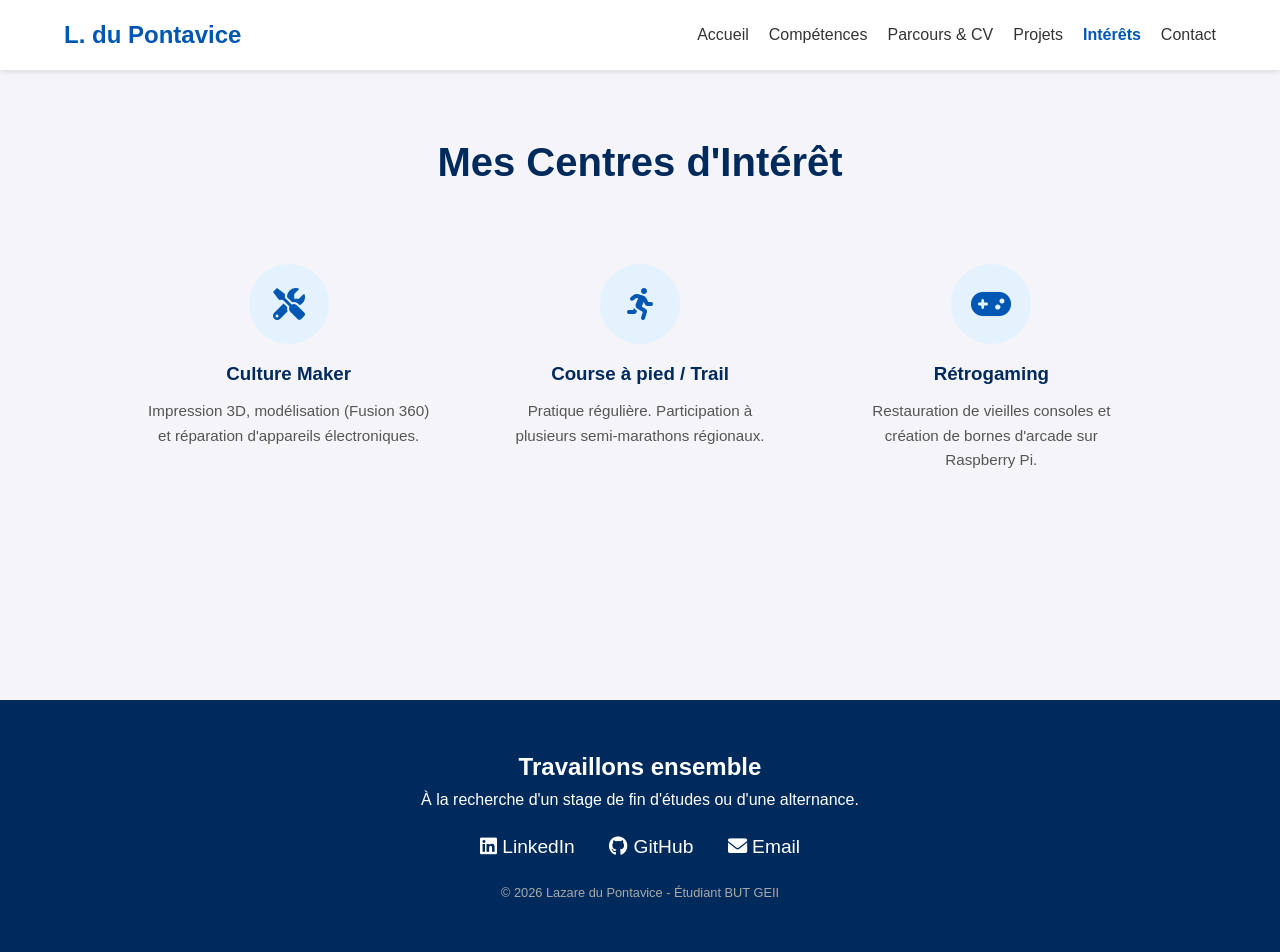
<file: interets.html>
<!DOCTYPE html>
<html lang="fr">
<head>
    <meta charset="UTF-8">
    <meta name="viewport" content="width=device-width, initial-scale=1.0">
    <meta name="description" content="Centres d'intérêt et passions de Lazare du Pontavice.">
    <title>Mes Intérêts - Lazare du Pontavice</title>
    <link rel="stylesheet" href="style.css">
    <link rel="stylesheet" href="https://cdnjs.cloudflare.com/ajax/libs/font-awesome/6.0.0/css/all.min.css">
</head>
<body>

    <nav>
        <div class="logo">L. du Pontavice</div>
        <ul>
            <li><a href="index.html">Accueil</a></li>
            <li><a href="index.html#competences">Compétences</a></li>
            <li><a href="parcours.html">Parcours & CV</a></li>
            <li><a href="index.html#projets">Projets</a></li>
            <li><a href="interets.html" style="color: #0056b3; font-weight: bold;">Intérêts</a></li>
            <li><a href="#contact">Contact</a></li>
        </ul>
    </nav>

    <section style="padding-top: 60px; min-height: 70vh;">
        <h1 style="text-align:center; color:#002a5c; margin-bottom:50px; font-size: 2.5rem;">Mes Centres d'Intérêt</h1>
        
        <div class="interests-container">
            
            <div class="interest-item">
                <div class="interest-icon">
                    <i class="fas fa-tools"></i>
                </div>
                <h3>Culture Maker</h3>
                <p>Impression 3D, modélisation (Fusion 360) et réparation d'appareils électroniques.</p>
            </div>

            <div class="interest-item">
                <div class="interest-icon">
                    <i class="fas fa-running"></i>
                </div>
                <h3>Course à pied / Trail</h3>
                <p>Pratique régulière. Participation à plusieurs semi-marathons régionaux.</p>
            </div>

            <div class="interest-item">
                <div class="interest-icon">
                    <i class="fas fa-gamepad"></i>
                </div>
                <h3>Rétrogaming</h3>
                <p>Restauration de vieilles consoles et création de bornes d'arcade sur Raspberry Pi.</p>
            </div>

        </div>
    </section>

    <footer id="contact">
        <h2>Travaillons ensemble</h2>
        <p>À la recherche d'un stage de fin d'études ou d'une alternance.</p>
        <div class="social-links">
            <a href="https://www.linkedin.com/in/lazare-du-pontavice-69ba2b336/" target="_blank" rel="noopener noreferrer"><i class="fab fa-linkedin"></i> LinkedIn</a>
            <a href="https://github.com/Nasl1" target="_blank" rel="noopener noreferrer"><i class="fab fa-github"></i> GitHub</a>
            <a href="mailto:lazare.du.pontavice@gmail.com"><i class="fas fa-envelope"></i> Email</a>
        </div>
        <p class="copyright">© 2026 Lazare du Pontavice - Étudiant BUT GEII</p>
    </footer>

</body>
</html>
</file>
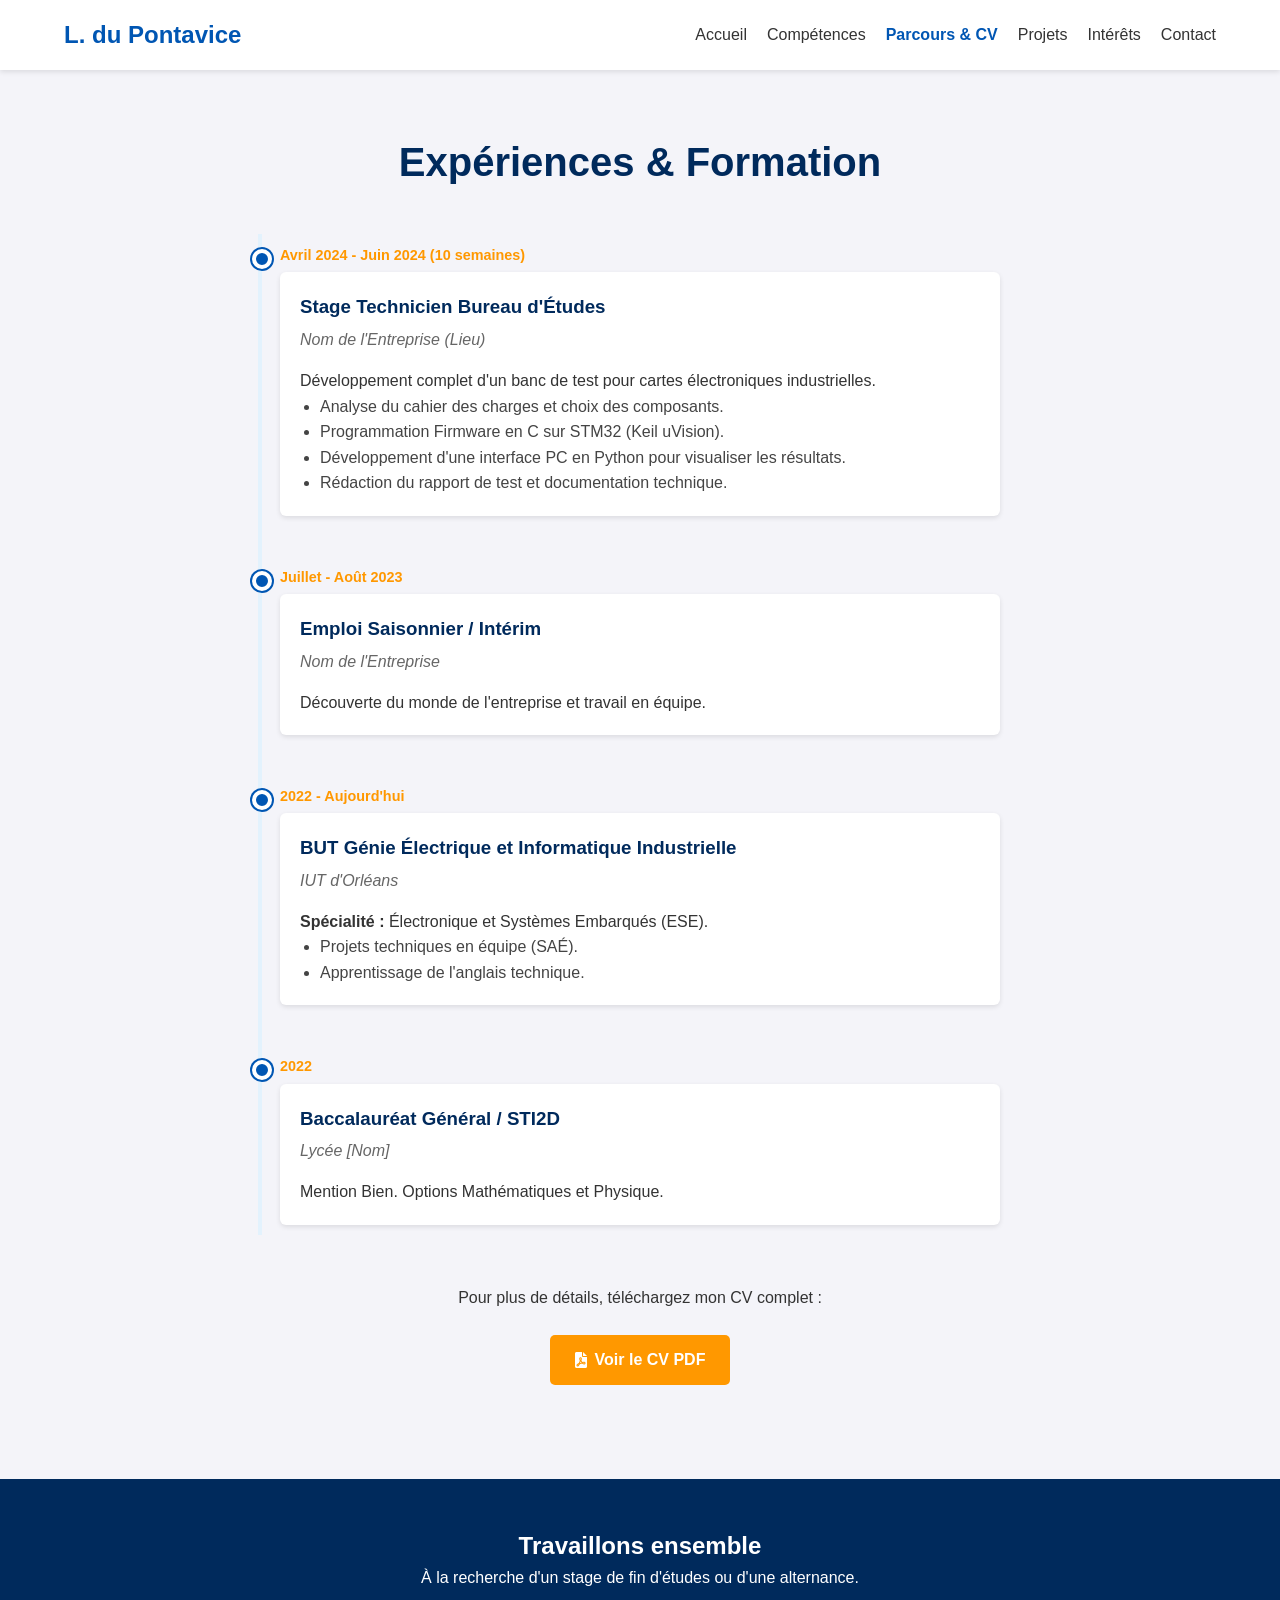
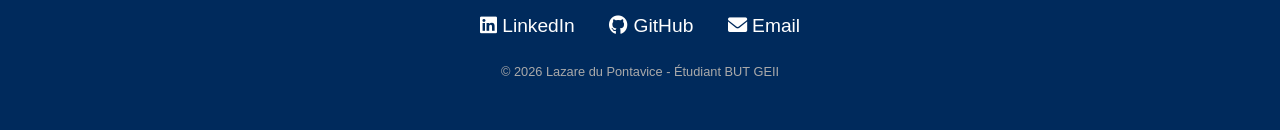
<file: parcours.html>
<!DOCTYPE html>
<html lang="fr">
<head>
    <meta charset="UTF-8">
    <meta name="viewport" content="width=device-width, initial-scale=1.0">
    <meta name="description" content="Parcours et Expériences de Lazare du Pontavice - BUT3 GEII ESE.">
    <title>Mon Parcours - Lazare du Pontavice</title>
    <link rel="stylesheet" href="style.css">
    <link rel="stylesheet" href="https://cdnjs.cloudflare.com/ajax/libs/font-awesome/6.0.0/css/all.min.css">
</head>
<body>

    <nav>
        <div class="logo">L. du Pontavice</div>
        <ul>
            <li><a href="index.html">Accueil</a></li>
            <li><a href="index.html#competences">Compétences</a></li>
            <li><a href="parcours.html" style="color: #0056b3; font-weight: bold;">Parcours & CV</a></li>
            <li><a href="index.html#projets">Projets</a></li>
            <li><a href="interets.html">Intérêts</a></li>
            <li><a href="#contact">Contact</a></li>
        </ul>
    </nav>

    <section style="padding-top: 60px;">
        <h1 style="text-align:center; color:#002a5c; margin-bottom:40px; font-size: 2.5rem;">Expériences & Formation</h1>

        <div class="timeline">
            
            <div class="timeline-item">
                <div class="timeline-dot"></div>
                <div class="timeline-date">Avril 2024 - Juin 2024 (10 semaines)</div>
                <div class="timeline-content">
                    <h3>Stage Technicien Bureau d'Études</h3>
                    <h4>Nom de l'Entreprise (Lieu)</h4>
                    <p>Développement complet d'un banc de test pour cartes électroniques industrielles.</p>
                    <ul>
                        <li>Analyse du cahier des charges et choix des composants.</li>
                        <li>Programmation Firmware en C sur STM32 (Keil uVision).</li>
                        <li>Développement d'une interface PC en Python pour visualiser les résultats.</li>
                        <li>Rédaction du rapport de test et documentation technique.</li>
                    </ul>
                </div>
            </div>

            <div class="timeline-item">
                <div class="timeline-dot"></div>
                <div class="timeline-date">Juillet - Août 2023</div>
                <div class="timeline-content">
                    <h3>Emploi Saisonnier / Intérim</h3>
                    <h4>Nom de l'Entreprise</h4>
                    <p>Découverte du monde de l'entreprise et travail en équipe.</p>
                </div>
            </div>

            <div class="timeline-item">
                <div class="timeline-dot"></div>
                <div class="timeline-date">2022 - Aujourd'hui</div>
                <div class="timeline-content">
                    <h3>BUT Génie Électrique et Informatique Industrielle</h3>
                    <h4>IUT d'Orléans</h4>
                    <p><strong>Spécialité :</strong> Électronique et Systèmes Embarqués (ESE).</p>
                    <ul>
                        <li>Projets techniques en équipe (SAÉ).</li>
                        <li>Apprentissage de l'anglais technique.</li>
                    </ul>
                </div>
            </div>

            <div class="timeline-item">
                <div class="timeline-dot"></div>
                <div class="timeline-date">2022</div>
                <div class="timeline-content">
                    <h3>Baccalauréat Général / STI2D</h3>
                    <h4>Lycée [Nom]</h4>
                    <p>Mention Bien. Options Mathématiques et Physique.</p>
                </div>
            </div>

        </div>

        <div style="text-align:center; margin-top:50px; margin-bottom: 20px;">
            <p style="margin-bottom: 15px;">Pour plus de détails, téléchargez mon CV complet :</p>
            <a href="./assets/CV_Lazare_du_Pontavice.pdf" class="btn primary" target="_blank" rel="noopener noreferrer">
                <i class="fas fa-file-pdf"></i> Voir le CV PDF
            </a>
        </div>
    </section>

    <footer id="contact">
        <h2>Travaillons ensemble</h2>
        <p>À la recherche d'un stage de fin d'études ou d'une alternance.</p>
        <div class="social-links">
            <a href="https://www.linkedin.com/in/lazare-du-pontavice-69ba2b336/" target="_blank" rel="noopener noreferrer"><i class="fab fa-linkedin"></i> LinkedIn</a>
            <a href="https://github.com/Nasl1" target="_blank" rel="noopener noreferrer"><i class="fab fa-github"></i> GitHub</a>
            <a href="mailto:lazare.du.pontavice@gmail.com"><i class="fas fa-envelope"></i> Email</a>
        </div>
        <p class="copyright">© 2026 Lazare du Pontavice - Étudiant BUT GEII</p>
    </footer>

</body>
</html>
</file>
<file: style.css>
/* --- RESET & GLOBAL --- */
* { margin: 0; padding: 0; box-sizing: border-box; }

body {
    font-family: 'Segoe UI', Tahoma, Geneva, Verdana, sans-serif;
    line-height: 1.6;
    color: #333;
    background-color: #f4f4f9;
}

a { text-decoration: none; color: inherit; }
ul { list-style: none; }

/* --- NAVIGATION --- */
nav {
    display: flex;
    justify-content: space-between;
    align-items: center;
    padding: 1rem 5%;
    background-color: #fff;
    box-shadow: 0 2px 5px rgba(0,0,0,0.1);
    position: sticky;
    top: 0;
    z-index: 1000;
}

nav .logo {
    font-size: 1.5rem;
    font-weight: bold;
    color: #0056b3;
}

nav ul { display: flex; }
nav ul li { margin-left: 20px; }
nav ul li a { font-weight: 500; transition: 0.3s; }
nav ul li a:hover { color: #0056b3; }

/* --- HERO HEADER --- */
header {
    height: 85vh;
    background: linear-gradient(135deg, #0056b3, #002a5c);
    color: white;
    display: flex;
    justify-content: center;
    align-items: center;
    text-align: center;
    padding: 0 20px;
}

header h1 { font-size: 3.5rem; margin-bottom: 10px; }
header h2 { font-size: 1.5rem; font-weight: 300; margin-bottom: 20px; color: #cbdced; }

.btn {
    padding: 12px 25px;
    border-radius: 5px;
    font-weight: bold;
    transition: 0.3s;
    margin: 10px;
    display: inline-flex;
    align-items: center;
    gap: 8px;
    cursor: pointer;
    border: none;
    font-size: 1rem;
}

.btn.primary { background-color: #ff9800; color: white; }
.btn.primary:hover { background-color: #e68900; }

.btn.secondary { border: 2px solid white; color: white; background: transparent; }
.btn.secondary:hover { background-color: white; color: #0056b3; }

.btn.small { font-size: 0.9rem; padding: 8px 15px; }

/* --- SECTIONS GÉNÉRALES --- */
section { padding: 4rem 10%; }
.section-title {
    text-align: center;
    margin-bottom: 3rem;
    font-size: 2rem;
    color: #002a5c;
    position: relative;
}
.section-title::after {
    content: '';
    display: block;
    width: 60px;
    height: 3px;
    background: #ff9800;
    margin: 10px auto 0;
}

/* --- COMPÉTENCES --- */
.skills-container {
    display: flex;
    flex-wrap: wrap;
    justify-content: space-between;
    gap: 20px;
}

.skill-card {
    flex: 1 1 300px;
    background: white;
    padding: 2rem;
    border-radius: 8px;
    box-shadow: 0 4px 6px rgba(0,0,0,0.1);
    text-align: center;
    transition: transform 0.3s;
}

.skill-card:hover { transform: translateY(-5px); }
.skill-card i { font-size: 2.5rem; color: #0056b3; margin-bottom: 1rem; }
.skill-card h3 { margin-bottom: 1rem; color: #002a5c; }
.skill-card ul { text-align: left; padding-left: 20px; }
.skill-card ul li::before { content: "•"; color: #ff9800; font-weight: bold; display: inline-block; width: 1em; }

/* --- PROJETS GRID --- */
.projects-grid {
    display: grid;
    grid-template-columns: repeat(auto-fit, minmax(300px, 1fr));
    gap: 30px;
}
.project-card {
    background: white;
    border-radius: 10px;
    overflow: hidden;
    box-shadow: 0 4px 6px rgba(0,0,0,0.1);
    transition: 0.3s;
}
.project-card:hover { transform: translateY(-3px); box-shadow: 0 8px 15px rgba(0,0,0,0.1); }

.project-img-placeholder {
    background-color: #e9ecef;
    height: 180px;
    display: flex;
    align-items: center;
    justify-content: center;
    color: #6c757d;
    overflow: hidden;
}

.project-info { padding: 20px; }
.project-info h3 { margin-bottom: 10px; color: #002a5c; }
.tag {
    background-color: #e3f2fd;
    color: #0056b3;
    padding: 4px 8px;
    border-radius: 4px;
    font-size: 0.8rem;
    margin-right: 5px;
    display: inline-block;
    margin-bottom: 5px;
}

/* --- CENTRES D'INTÉRÊT --- */
.interests-container {
    display: flex;
    flex-wrap: wrap;
    justify-content: center;
    gap: 30px;
}

.interest-item {
    flex: 1 1 250px;
    text-align: center;
    padding: 20px;
    max-width: 350px;
}

.interest-icon {
    width: 80px;
    height: 80px;
    background-color: #e3f2fd;
    color: #0056b3;
    border-radius: 50%;
    display: flex;
    align-items: center;
    justify-content: center;
    font-size: 2rem;
    margin: 0 auto 15px auto;
    transition: 0.3s;
}

.interest-item:hover .interest-icon {
    background-color: #0056b3;
    color: white;
    transform: scale(1.1);
}

.interest-item h3 {
    color: #002a5c;
    margin-bottom: 10px;
}

.interest-item p {
    font-size: 0.95rem;
    color: #555;
}

/* --- GESTION DES IMAGES (FIT) --- */
.img-fit {
    width: 100%;
    height: 100%;
    object-fit: cover;
    display: block;
}

/* --- VUES DÉTAILS (FICHE PRODUIT & PARCOURS) --- */
.detail-nav {
    display: flex;
    justify-content: space-between;
    align-items: center;
    padding: 15px 5%;
    background-color: #fff;
    border-bottom: 1px solid #eee;
}

.btn-back {
    background: none;
    border: 2px solid #0056b3;
    color: #0056b3;
    padding: 8px 15px;
    border-radius: 5px;
    cursor: pointer;
    font-size: 1rem;
    font-weight: bold;
    display: flex;
    align-items: center;
    gap: 10px;
    transition: 0.3s;
}
.btn-back:hover { background-color: #0056b3; color: white; }

.product-container {
    max-width: 1200px;
    margin: 40px auto;
    padding: 0 5%;
    display: grid;
    grid-template-columns: 1fr 1fr;
    gap: 50px;
}
.img-box-large {
    background-color: #e9ecef;
    height: 400px;
    border-radius: 10px;
    display: flex;
    flex-direction: column;
    align-items: center;
    justify-content: center;
    color: #6c757d;
    overflow: hidden;
}
.product-details h1 { font-size: 2.5rem; color: #002a5c; margin-bottom: 15px; }
.product-details h3 {
    margin-top: 25px; margin-bottom: 10px; color: #0056b3;
    border-bottom: 2px solid #ff9800; display: inline-block;
}
.product-details li { margin-bottom: 8px; }

/* --- TIMELINE (EXPÉRIENCES) --- */
.timeline {
    position: relative;
    max-width: 800px;
    margin: 0 auto;
}
.timeline::after {
    content: '';
    position: absolute;
    width: 4px;
    background-color: #e3f2fd;
    top: 0; bottom: 0; left: 20px;
    margin-left: -2px;
}
.timeline-item {
    padding: 10px 40px;
    position: relative;
    width: 100%;
    margin-bottom: 30px;
}
.timeline-dot {
    position: absolute;
    width: 20px; height: 20px;
    left: 12px;
    background-color: #0056b3;
    border: 4px solid #fff;
    top: 15px;
    border-radius: 50%;
    z-index: 1;
    box-shadow: 0 0 0 2px #0056b3;
}
.timeline-date { font-weight: bold; color: #ff9800; margin-bottom: 5px; font-size: 0.9rem; }
.timeline-content {
    background: white;
    padding: 20px;
    border-radius: 6px;
    box-shadow: 0 2px 5px rgba(0,0,0,0.1);
}
.timeline-content h3 { color: #002a5c; margin-bottom: 5px; }
.timeline-content h4 { color: #666; font-weight: normal; font-style: italic; margin-bottom: 15px; }
.timeline-content ul { list-style-type: disc; padding-left: 20px; color: #444; }

/* --- FOOTER --- */
footer {
    background-color: #002a5c;
    color: white;
    text-align: center;
    padding: 3rem 10%;
}
.social-links { margin: 20px 0; }
.social-links a { margin: 0 15px; font-size: 1.2rem; transition: 0.3s; color: white; }
.social-links a:hover { color: #ff9800; }
.copyright { font-size: 0.8rem; color: #aaa; margin-top: 20px; }

/* --- MOBILE --- */
@media (max-width: 768px) {
    header h1 { font-size: 2.2rem; }
    nav ul { display: none; }
    .product-container { grid-template-columns: 1fr; }
    .img-box-large { height: 250px; }
    .timeline::after { left: 15px; }
    .timeline-dot { left: 7px; }
    .timeline-item { padding-left: 45px; padding-right: 0; }
}
</file>
